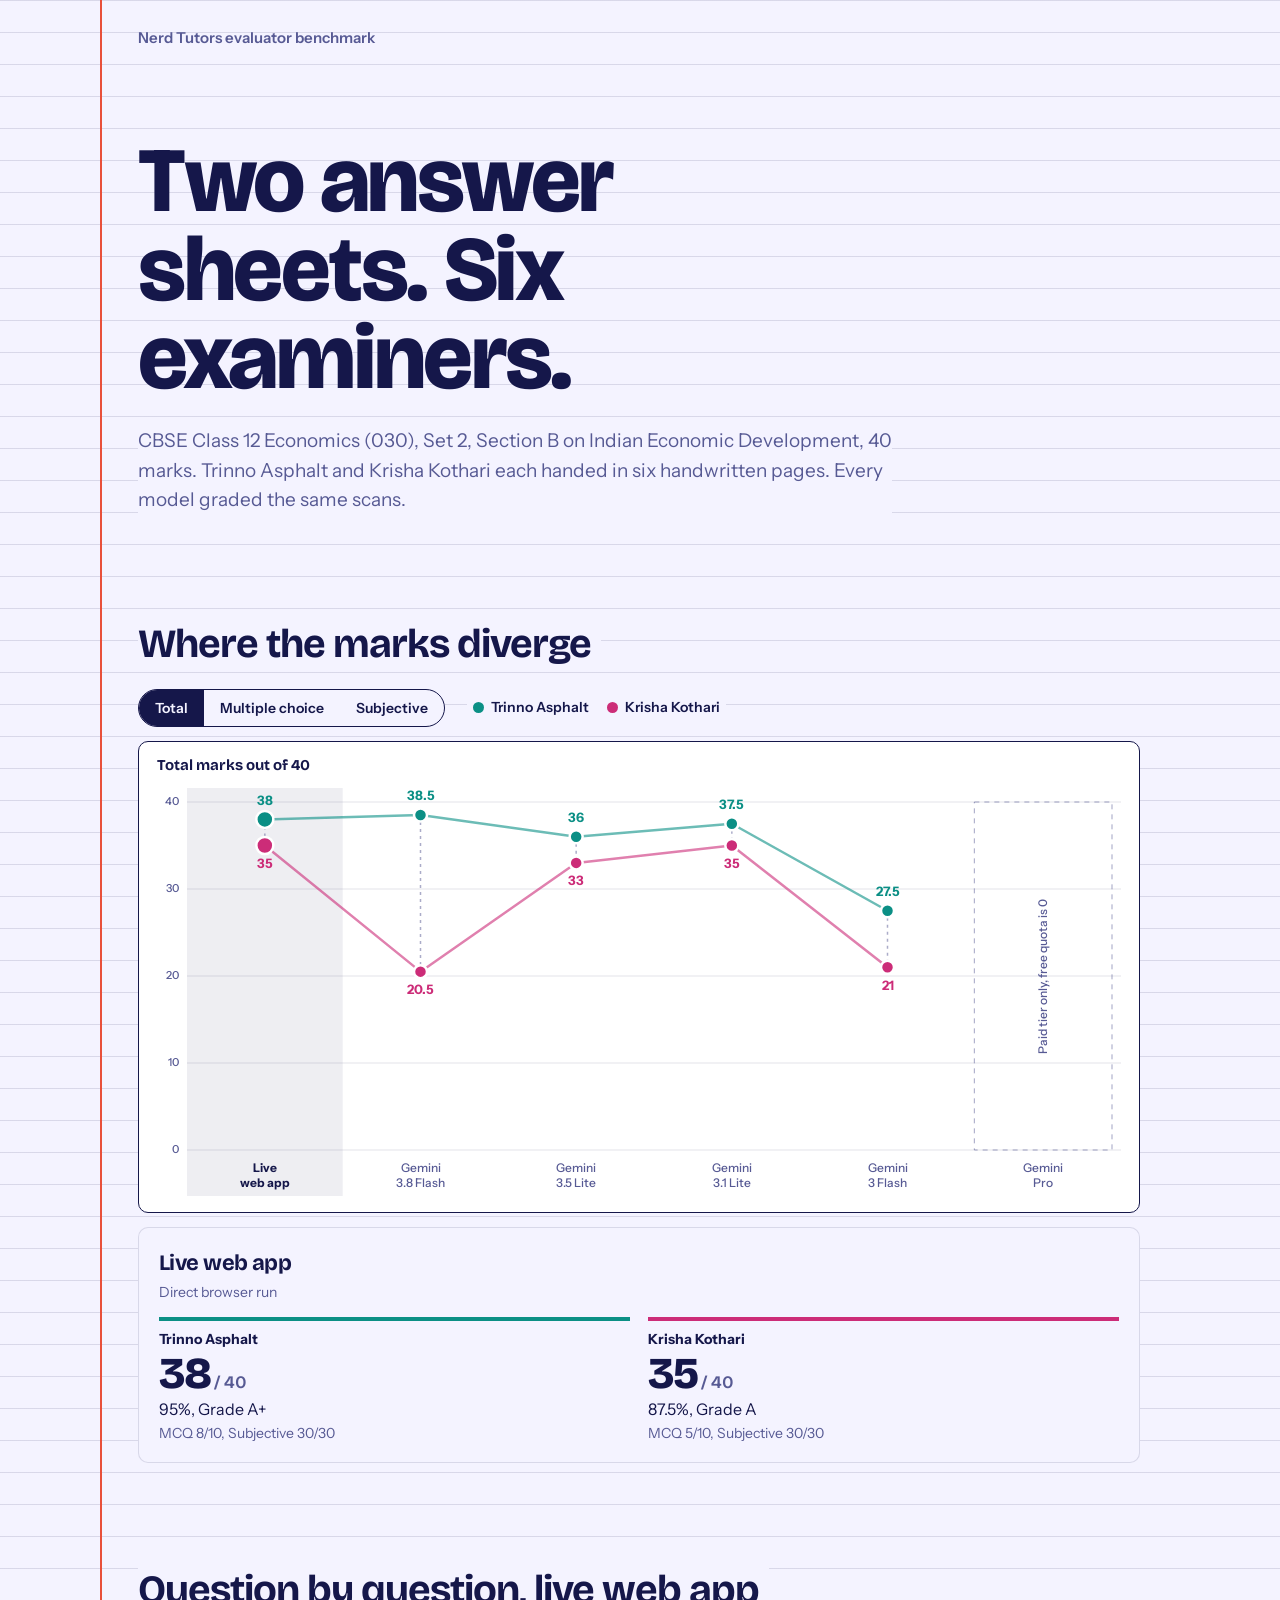
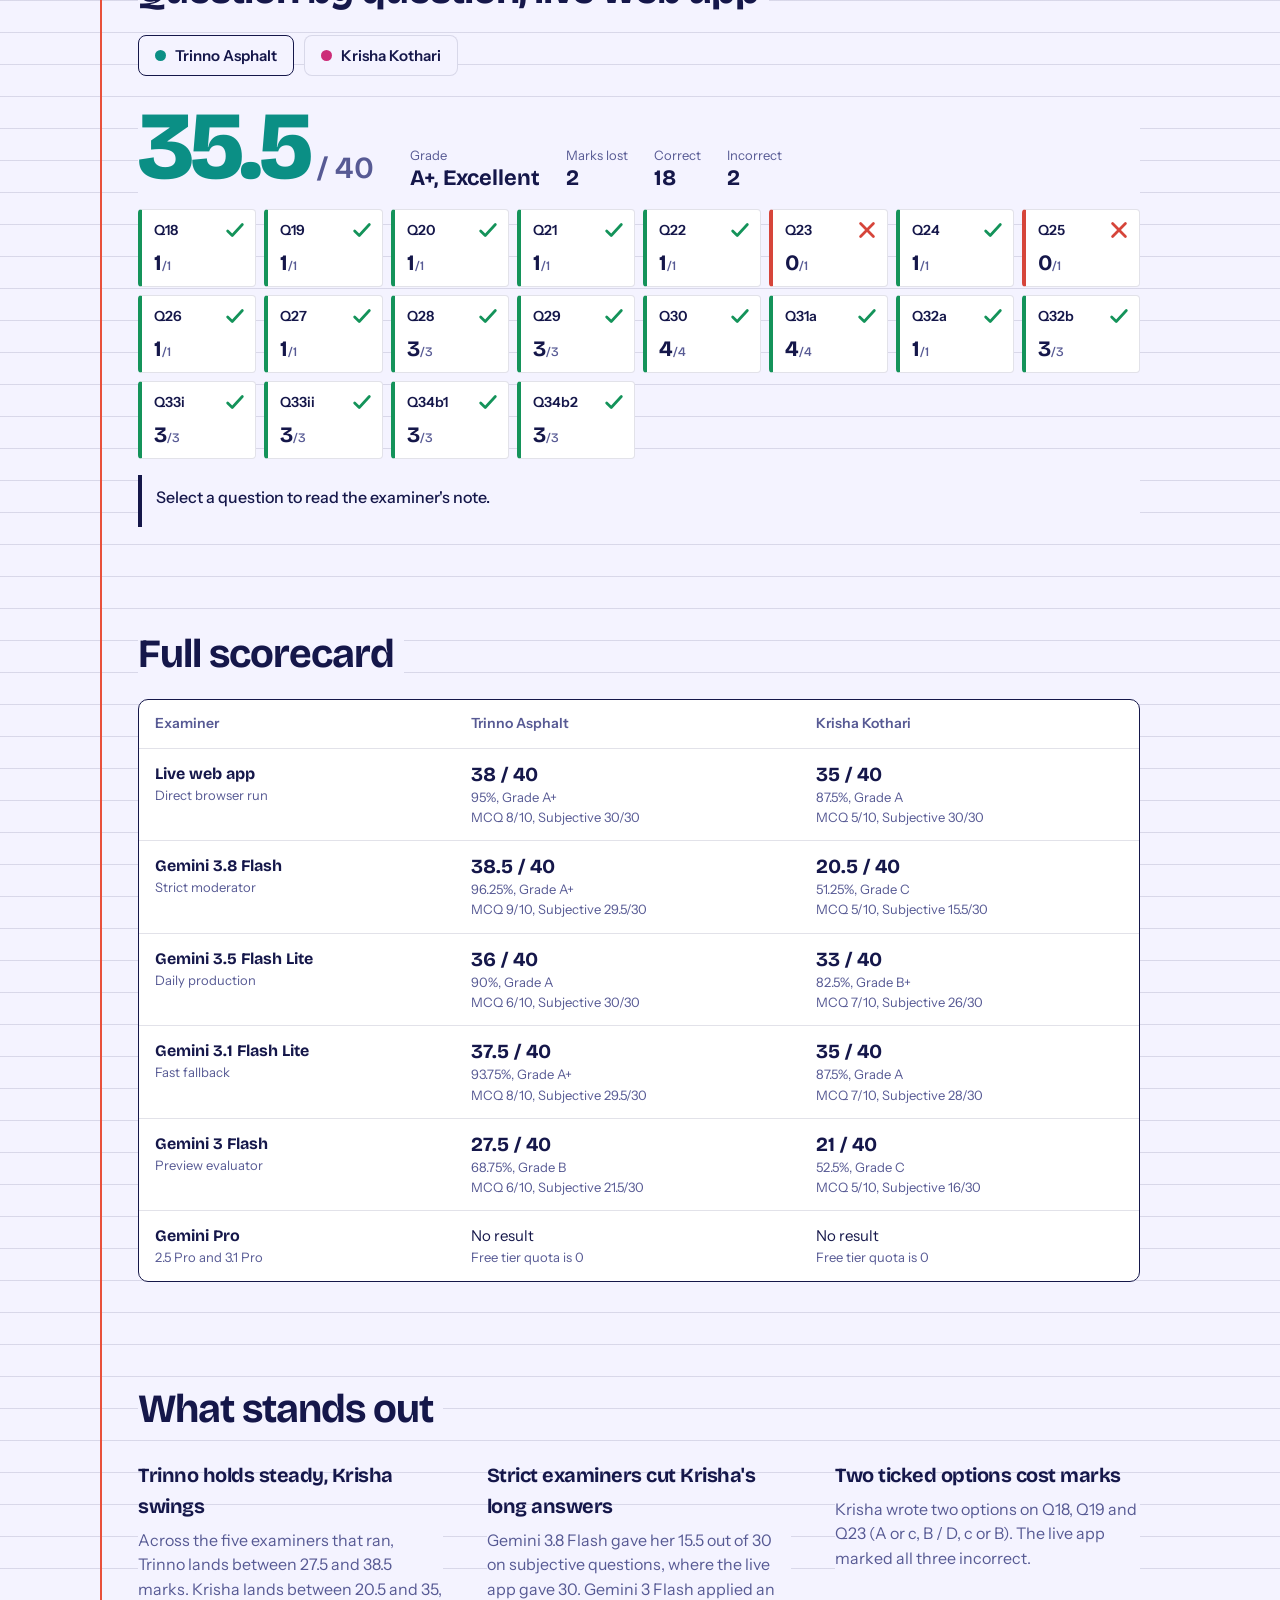
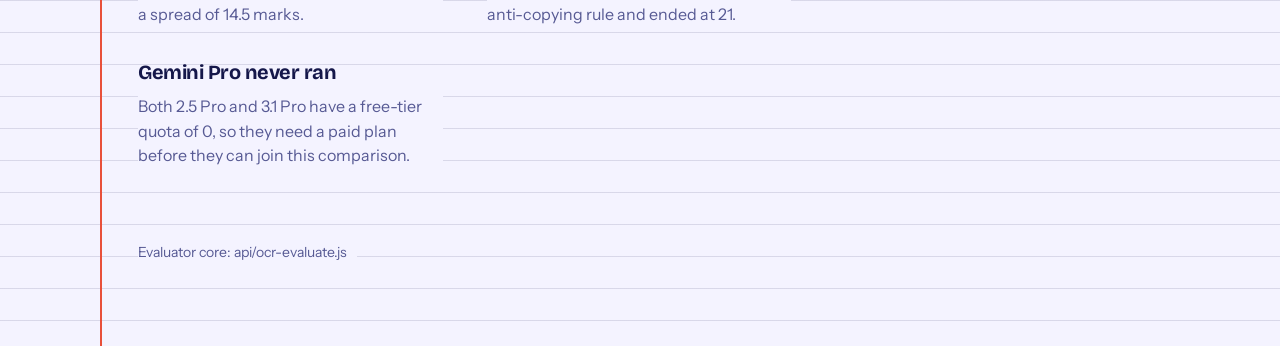
<file: benchmark.html>
<!doctype html>
<html lang="en">
<head>
<meta charset="utf-8">
<meta name="viewport" content="width=device-width, initial-scale=1, viewport-fit=cover">
<title>Two answer sheets, six examiners | Nerd Tutors benchmark</title>
<link rel="preconnect" href="https://fonts.googleapis.com">
<link rel="preconnect" href="https://fonts.gstatic.com" crossorigin>
<link href="https://fonts.googleapis.com/css2?family=Bricolage+Grotesque:opsz,wght@12..96,500;12..96,700;12..96,800&family=Instrument+Sans:wght@400;500;600&display=swap" rel="stylesheet">
<style>
:root{--bg:#F4F3FF;--ink:#15174A;--muted:#575A94;--line:rgba(21,23,74,.12);--panel:#FFFFFF;--a:#0B8F85;--b:#CC2C78;--ok:#14935A;--bad:#D6453A;--margin:#E8503A;
box-sizing:border-box;padding-top:env(safe-area-inset-top,0px);padding-bottom:env(safe-area-inset-bottom,0px)}
@media (prefers-color-scheme:dark){:root:not([data-theme="light"]){--bg:#13154A;--ink:#EEEDFF;--muted:#A0A3DA;--line:rgba(238,237,255,.12);--panel:#1B1E63;--a:#4FE0D2;--b:#FF8FC2;--ok:#6EE7A0;--bad:#FF7A6E;--margin:#FF8A70}}
:root[data-theme="dark"]{--bg:#13154A;--ink:#EEEDFF;--muted:#A0A3DA;--line:rgba(238,237,255,.12);--panel:#1B1E63;--a:#4FE0D2;--b:#FF8FC2;--ok:#6EE7A0;--bad:#FF7A6E;--margin:#FF8A70}
html{scroll-padding-top:env(safe-area-inset-top,0px)}
*{box-sizing:border-box}
body{margin:0;background-color:var(--bg);color:var(--ink);font:400 16px/1.55 "Instrument Sans",system-ui,sans-serif;
background-image:linear-gradient(var(--line) 1px,transparent 1px);background-size:100% 32px;-webkit-font-smoothing:antialiased}
.sheet{max-width:1080px;margin:0 auto 0 max(14px,calc(50% - 540px));padding:0 clamp(16px,4vw,40px) 80px clamp(18px,3vw,36px);border-left:2px solid var(--margin);background:linear-gradient(90deg,var(--bg) 0,transparent 0)}
h1,h2,h3{font-family:"Bricolage Grotesque","Instrument Sans",system-ui,sans-serif;margin:0;letter-spacing:-.025em}
h1{font-size:clamp(40px,8.2vw,92px);line-height:.96;font-weight:800;max-width:11ch;padding-top:clamp(40px,8vw,88px)}
h2{font-size:clamp(26px,4.2vw,40px);line-height:1.05;font-weight:700}
.lede{max-width:58ch;color:var(--muted);font-size:clamp(16px,2vw,19px);margin:22px 0 0;background:var(--bg);padding:2px 0}
.brand{font-weight:600;font-size:15px;padding-top:26px;color:var(--muted)}
section{margin-top:clamp(56px,9vw,104px)}
.hd{background:var(--bg);display:inline-block;padding:2px 10px 2px 0}
.ctrl{display:flex;flex-wrap:wrap;gap:14px 22px;align-items:center;margin:22px 0 14px}
.seg{display:inline-flex;border:1.5px solid var(--ink);border-radius:999px;overflow:hidden;background:var(--bg)}
.seg button{font:600 14px "Instrument Sans",sans-serif;color:var(--ink);background:none;border:0;padding:9px 16px;cursor:pointer;transition:background .25s,color .25s}
.seg button[aria-pressed="true"]{background:var(--ink);color:var(--bg)}
button:focus-visible,canvas:focus-visible{outline:3px solid var(--b);outline-offset:2px}
.leg{display:flex;gap:18px;font-weight:600;font-size:14px;background:var(--bg);padding:2px 6px}
.leg i{display:inline-block;width:11px;height:11px;border-radius:50%;margin-right:7px;vertical-align:-1px}
.stage{background:var(--panel);border:1.5px solid var(--ink);border-radius:10px;padding:14px 8px 8px}
#ct{font:700 15px "Bricolage Grotesque",sans-serif;margin:0 0 0 10px}
canvas{display:block;width:100%;height:clamp(330px,50vw,430px);touch-action:pan-y;cursor:crosshair}
#ro{margin-top:14px;background:var(--bg);border:1.5px solid var(--line);border-radius:10px;padding:18px 20px;min-height:170px}
#ro h3{font-size:22px;font-weight:700}.role{margin:2px 0 14px;color:var(--muted);font-size:14px}
.pair{display:grid;grid-template-columns:1fr 1fr;gap:18px}
.pair>div{border-top:4px solid var(--c);padding-top:8px;display:flex;flex-direction:column;gap:1px}
.pair .A{--c:var(--a)}.pair .B{--c:var(--b)}
.pair b{font-size:14px}.big{font:800 clamp(30px,5vw,44px)/1 "Bricolage Grotesque",sans-serif;letter-spacing:-.03em}
.big small{font-size:.4em;font-weight:600;color:var(--muted);letter-spacing:0}
.sub{color:var(--muted);font-size:14px}.none{margin:0;font-weight:500}
.tab{display:flex;gap:10px;flex-wrap:wrap;margin:22px 0}
.tab button{display:flex;align-items:center;gap:9px;font:600 15px "Instrument Sans",sans-serif;color:var(--ink);background:var(--bg);border:1.5px solid var(--line);border-radius:8px;padding:10px 16px;cursor:pointer;transition:border-color .2s}
.tab button i{width:11px;height:11px;border-radius:50%;background:var(--c)}
.tab button[aria-pressed="true"]{border-color:var(--ink)}
#sum{display:flex;flex-wrap:wrap;align-items:flex-end;gap:14px 36px;background:var(--bg);padding:6px 0 18px}
#sum .score{font:800 clamp(56px,10vw,96px)/.9 "Bricolage Grotesque",sans-serif;letter-spacing:-.04em;color:var(--c)}
#sum .score small{font-size:.32em;color:var(--muted);letter-spacing:0;font-weight:600}
#sum dl{display:flex;gap:26px;margin:0;flex-wrap:wrap}#sum dt{font-size:13px;color:var(--muted)}#sum dd{margin:0;font:700 22px "Bricolage Grotesque",sans-serif}
#grid{display:grid;grid-template-columns:repeat(auto-fill,minmax(106px,1fr));gap:8px}
.cell{--st:var(--ok);position:relative;text-align:left;background:var(--panel);border:1px solid var(--line);border-left:4px solid var(--st);border-radius:4px;padding:10px 10px 10px 12px;color:var(--ink);font:inherit;cursor:pointer;min-height:78px;display:flex;flex-direction:column;justify-content:space-between}
.cell.bad{--st:var(--bad)}.cell.on{outline:2px solid var(--ink)}
.q{font-weight:600;font-size:14px}.m{font:700 22px "Bricolage Grotesque",sans-serif}.m small{font-size:13px;color:var(--muted);font-weight:500}
.cell svg{position:absolute;top:9px;right:9px;width:22px;height:22px;fill:none;stroke:var(--st);stroke-width:3;stroke-linecap:round;stroke-linejoin:round}
.cell path{stroke-dasharray:1;stroke-dashoffset:1;animation:pen .45s ease-out forwards;animation-delay:calc(var(--i)*45ms + 150ms)}
@keyframes pen{to{stroke-dashoffset:0}}
#det{margin:16px 0 0;min-height:52px;background:var(--bg);padding:10px 14px;border-left:4px solid var(--ink);font-weight:500}
.tw{overflow-x:auto;margin-top:22px;background:var(--panel);border:1.5px solid var(--ink);border-radius:10px}
table{border-collapse:collapse;width:100%;min-width:620px;font-size:15px}
th,td{text-align:left;padding:13px 16px;border-bottom:1px solid var(--line);vertical-align:top}
tr:last-child td{border-bottom:0}th{font-weight:600;color:var(--muted);font-size:14px}
td b{font:700 20px "Bricolage Grotesque",sans-serif}td span{display:block;color:var(--muted);font-size:13px}
.find{display:grid;grid-template-columns:repeat(auto-fit,minmax(min(100%,300px),1fr));gap:30px 44px;margin-top:28px}
.find h3{font-size:20px;font-weight:700;margin-bottom:6px}.find p{margin:0;color:var(--muted);background:var(--bg)}
footer{margin-top:72px;color:var(--muted);font-size:14px;background:var(--bg);display:inline-block;padding:2px 10px 2px 0}
@media (max-width:560px){.pair{gap:12px}#ro{padding:14px}}
@media (prefers-reduced-motion:reduce){.cell path{animation:none;stroke-dashoffset:0}}
@media print{
  body{background:#fff;color:#000;background-image:none}
  .sheet{border-left:none;padding:0;max-width:100%}
  .stage,table,.tw{border:1px solid #ccc}
  .seg,.tab button{display:none}
}
</style>
</head>
<body>
<main class="sheet">
<div class="brand">Nerd Tutors evaluator benchmark</div>
<h1>Two answer sheets. Six examiners.</h1>
<p class="lede">CBSE Class 12 Economics (030), Set 2, Section B on Indian Economic Development, 40 marks. Trinno Asphalt and Krisha Kothari each handed in six handwritten pages. Every model graded the same scans.</p>

<section aria-labelledby="h-chart">
<h2 id="h-chart"><span class="hd">Where the marks diverge</span></h2>
<div class="ctrl">
<div class="seg" role="group" aria-label="Score type">
<button data-m="t" aria-pressed="true">Total</button><button data-m="m" aria-pressed="false">Multiple choice</button><button data-m="s" aria-pressed="false">Subjective</button>
</div>
<div class="leg"><span><i style="background:var(--a)"></i>Trinno Asphalt</span><span><i style="background:var(--b)"></i>Krisha Kothari</span></div>
</div>
<div class="stage"><p id="ct">Total marks out of 40</p>
<canvas id="cv" tabindex="0" role="img" aria-label="Chart of marks given to each candidate by each examiner. Use left and right arrow keys to move between examiners."></canvas></div>
<div id="ro" aria-live="polite"></div>
</section>

<section aria-labelledby="h-sheet">
<h2 id="h-sheet"><span class="hd">Question by question, live web app</span></h2>
<div class="tab" role="group" aria-label="Candidate">
<button data-c="A" aria-pressed="true" style="--c:var(--a)"><i></i>Trinno Asphalt</button>
<button data-c="B" aria-pressed="false" style="--c:var(--b)"><i></i>Krisha Kothari</button>
</div>
<div id="sum"></div>
<div id="grid"></div>
<p id="det">Select a question to read the examiner's note.</p>
</section>

<section aria-labelledby="h-table">
<h2 id="h-table"><span class="hd">Full scorecard</span></h2>
<div class="tw"><table id="tb"></table></div>
</section>

<section aria-labelledby="h-find">
<h2 id="h-find"><span class="hd">What stands out</span></h2>
<div class="find">
<div><h3>Trinno holds steady, Krisha swings</h3><p>Across the five examiners that ran, Trinno lands between 27.5 and 38.5 marks. Krisha lands between 20.5 and 35, a spread of 14.5 marks.</p></div>
<div><h3>Strict examiners cut Krisha's long answers</h3><p>Gemini 3.8 Flash gave her 15.5 out of 30 on subjective questions, where the live app gave 30. Gemini 3 Flash applied an anti-copying rule and ended at 21.</p></div>
<div><h3>Two ticked options cost marks</h3><p>Krisha wrote two options on Q18, Q19 and Q23 (A or c, B / D, c or B). The live app marked all three incorrect.</p></div>
<div><h3>Gemini Pro never ran</h3><p>Both 2.5 Pro and 3.1 Pro have a free-tier quota of 0, so they need a paid plan before they can join this comparison.</p></div>
</div>
</section>
<footer>Evaluator core: api/ocr-evaluate.js</footer>
</main>

<script>
const NAME={A:'Trinno Asphalt',B:'Krisha Kothari'};
const D=[
{n:'Live web app',s:'Direct browser run',A:{t:38,m:8,s:30,g:'A+',p:95},B:{t:35,m:5,s:30,g:'A',p:87.5}},
{n:'Gemini 3.8 Flash',s:'Strict moderator',A:{t:38.5,m:9,s:29.5,g:'A+',p:96.25},B:{t:20.5,m:5,s:15.5,g:'C',p:51.25}},
{n:'Gemini 3.5 Flash Lite',s:'Daily production',A:{t:36,m:6,s:30,g:'A',p:90},B:{t:33,m:7,s:26,g:'B+',p:82.5}},
{n:'Gemini 3.1 Flash Lite',s:'Fast fallback',A:{t:37.5,m:8,s:29.5,g:'A+',p:93.75},B:{t:35,m:7,s:28,g:'A',p:87.5}},
{n:'Gemini 3 Flash',s:'Preview evaluator',A:{t:27.5,m:6,s:21.5,g:'B',p:68.75,note:'Strict off-topic override'},B:{t:21,m:5,s:16,g:'C',p:52.5,note:'Strict anti-copying'}},
{n:'Gemini Pro',s:'2.5 Pro and 3.1 Pro',x:1}];
const SHORT=[['Live','web app'],['Gemini','3.8 Flash'],['Gemini','3.5 Lite'],['Gemini','3.1 Lite'],['Gemini','3 Flash'],['Gemini','Pro']];
const MET={t:{max:40,ticks:[0,10,20,30,40],title:'Total marks out of 40'},m:{max:10,ticks:[0,2,4,6,8,10],title:'Multiple choice marks out of 10'},s:{max:30,ticks:[0,10,20,30],title:'Subjective marks out of 30'}};
const $=s=>document.querySelector(s);
const css=n=>getComputedStyle(document.documentElement).getPropertyValue(n).trim();
const fmt=v=>Number.isInteger(v)?v:v.toFixed(1);
const reduce=matchMedia('(prefers-reduced-motion: reduce)').matches;

/* ---------- chart ---------- */
const cv=$('#cv'),cx=cv.getContext('2d');
let W=0,H=0,dpr=1,met='t',sel=0,dirty=true,prog=reduce?1:0,t0=null,last=0;
const cur={A:[],B:[]};
const tgt=(c,i)=>{const v=D[i][c][met];return v==null?null:v/MET[met].max};
for(const c of['A','B'])for(let i=0;i<5;i++)cur[c][i]=tgt(c,i);
function size(){dpr=Math.min(devicePixelRatio||1,2);const r=cv.getBoundingClientRect();W=r.width;H=r.height;cv.width=Math.round(W*dpr);cv.height=Math.round(H*dpr);dirty=true}
function step(dt){let mv=false;for(const c of['A','B'])for(let i=0;i<5;i++){const t=tgt(c,i);if(t==null){cur[c][i]=null;continue}const v=cur[c][i];if(v==null){cur[c][i]=t;mv=true;continue}const d=t-v;if(Math.abs(d)>.0005){cur[c][i]=reduce?t:v+d*(1-Math.exp(-dt*10));mv=true}else cur[c][i]=t}return mv}
function draw(p){
 if(!W)return;
 const ink=css('--ink'),mut=css('--muted'),line=css('--line'),bg=css('--panel'),ca=css('--a'),cb=css('--b');
 cx.setTransform(dpr,0,0,dpr,0,0);cx.clearRect(0,0,W,H);
 const pl=40,pr=10,pt=28,pb=54,cw=(W-pl-pr)/6,ph=H-pt-pb,M=MET[met];
 const X=i=>pl+cw*(i+.5),Y=f=>pt+(1-f)*ph,clipX=pl+p*(W-pl-pr)+2;
 cx.globalAlpha=.07;cx.fillStyle=ink;cx.fillRect(pl+cw*sel,pt-14,cw,ph+14+pb-8);cx.globalAlpha=1;
 cx.font='500 11px "Instrument Sans",system-ui,sans-serif';cx.textAlign='right';cx.textBaseline='middle';
 for(const t of M.ticks){const y=Y(t/M.max);cx.strokeStyle=line;cx.lineWidth=1;cx.setLineDash([]);cx.beginPath();cx.moveTo(pl,y);cx.lineTo(W-pr,y);cx.stroke();cx.fillStyle=mut;cx.fillText(t,pl-8,y)}
 cx.setLineDash([5,5]);cx.strokeStyle=mut;cx.globalAlpha=.55;cx.strokeRect(pl+cw*5+9,pt,cw-18,ph);cx.globalAlpha=1;cx.setLineDash([]);
 cx.save();cx.translate(X(5),pt+ph/2);cx.rotate(-Math.PI/2);cx.textAlign='center';cx.fillStyle=mut;cx.font='500 12px "Instrument Sans",system-ui,sans-serif';cx.fillText('Paid tier only, free quota is 0',0,0);cx.restore();
 const fs=cw<58?10:12;cx.textAlign='center';cx.textBaseline='alphabetic';
 for(let i=0;i<6;i++){cx.font=(i===sel?'700 ':'500 ')+fs+'px "Instrument Sans",system-ui,sans-serif';cx.fillStyle=i===sel?ink:mut;cx.fillText(SHORT[i][0],X(i),H-pb+22);cx.fillText(SHORT[i][1],X(i),H-pb+22+fs+3)}
 for(let i=0;i<5;i++){const a=cur.A[i],b=cur.B[i];if(a!=null&&b!=null&&X(i)<=clipX){cx.setLineDash([3,4]);cx.strokeStyle=mut;cx.globalAlpha=.5;cx.lineWidth=1.5;cx.beginPath();cx.moveTo(X(i),Y(a));cx.lineTo(X(i),Y(b));cx.stroke();cx.globalAlpha=1;cx.setLineDash([])}}
 for(const[c,col]of[['B',cb],['A',ca]]){
  cx.save();cx.beginPath();cx.rect(0,0,clipX,H);cx.clip();
  cx.strokeStyle=col;cx.globalAlpha=.6;cx.lineWidth=2.5;cx.lineJoin='round';cx.beginPath();let pen=false;
  for(let i=0;i<5;i++){const v=cur[c][i];if(v==null){pen=false;continue}pen?cx.lineTo(X(i),Y(v)):cx.moveTo(X(i),Y(v));pen=true}
  cx.stroke();cx.restore();cx.globalAlpha=1;
 }
 for(let i=0;i<5;i++){
  if(X(i)>clipX)continue;
  const a=D[i].A[met],b=D[i].B[met];
  for(const[c,col]of[['A',ca],['B',cb]]){
   const f=cur[c][i];if(f==null)continue;const v=D[i][c][met],x=X(i),y=Y(f);
   cx.beginPath();cx.arc(x,y,i===sel?8.5:6.5,0,7);cx.fillStyle=col;cx.fill();cx.lineWidth=2.5;cx.strokeStyle=bg;cx.stroke();
   const other=c==='A'?b:a,up=other==null?true:(c==='A'?a>=b:b>a);
   cx.font='700 13px "Instrument Sans",system-ui,sans-serif';cx.fillStyle=col;cx.textAlign='center';cx.textBaseline=up?'bottom':'top';cx.fillText(fmt(v),x,up?y-12:y+12);
  }
 }
}
function loop(ts){
 const dt=Math.min((ts-last)/1000||0,.05);last=ts;if(t0==null)t0=ts;
 let p=1;if(prog<1){prog=reduce?1:Math.min(1,Math.max(0,(ts-t0-300)/1700));p=1-Math.pow(1-prog,3);dirty=true}
 if(step(dt))dirty=true;
 if(dirty){draw(p);dirty=false}requestAnimationFrame(loop)}
function readout(){
 const m=D[sel];let h=`<h3>${m.n}</h3><p class="role">${m.s}</p>`;
 if(m.x)h+='<p class="none">No result. Gemini Pro needs a paid plan, because the free tier quota is 0.</p>';
 else h+='<div class="pair">'+['A','B'].map(c=>{const r=m[c];const sp=r.m==null?r.note:`MCQ ${fmt(r.m)}/10, Subjective ${fmt(r.s)}/30`;
  return `<div class="${c}"><b>${NAME[c]}</b><span class="big">${fmt(r.t)}<small> / 40</small></span><span>${r.p}%, Grade ${r.g}</span><span class="sub">${sp}</span></div>`}).join('')+'</div>';
 $('#ro').innerHTML=h}
function setSel(i){sel=i;dirty=true;readout()}
function pick(e){const r=cv.getBoundingClientRect();setSel(Math.max(0,Math.min(5,Math.floor((e.clientX-r.left-40)/((r.width-50)/6)))))}
cv.addEventListener('pointermove',pick);cv.addEventListener('pointerdown',pick);
cv.addEventListener('keydown',e=>{if(e.key==='ArrowRight')setSel(Math.min(5,sel+1));else if(e.key==='ArrowLeft')setSel(Math.max(0,sel-1));else return;e.preventDefault()});
document.querySelectorAll('.seg button').forEach(b=>b.onclick=()=>{met=b.dataset.m;document.querySelectorAll('.seg button').forEach(x=>x.setAttribute('aria-pressed',x===b));$('#ct').textContent=MET[met].title;dirty=true});
addEventListener('resize',size);new ResizeObserver(size).observe(cv);
matchMedia('(prefers-color-scheme: dark)').addEventListener('change',()=>dirty=true);
new MutationObserver(()=>dirty=true).observe(document.documentElement,{attributes:true,attributeFilter:['data-theme']});
if(document.fonts)document.fonts.ready.then(()=>dirty=true);
size();readout();requestAnimationFrame(loop);

/* ---------- marksheet ---------- */
const K='Option matched key',TICK='M4 13l5 5L20 6',CROSS='M5 5l14 14M19 5L5 19',CB='Evaluated as full marks (composite block)';
const Q={
A:{score:38,grade:'A+',perf:'Excellent',lost:2,ok:18,bad:2,rows:[
['Q18',1,1,K],['Q19',1,1,K],['Q20',1,1,K],['Q21',1,1,K],['Q22',1,1,K],['Q23',1,0,'Wrote option (ii) instead of key (iv)'],['Q24',1,1,K],['Q25',1,0,'Unattempted, skipped in booklet'],['Q26',1,1,K],['Q27',1,1,K],
['Q28',3,3,'Full marks on IPR 1956'],['Q29',3,3,'Full marks on China vs India reforms'],['Q30',4,4,'Full marks on Small Scale Industries'],['Q31a',4,4,'Full marks on rural banking and SHGs'],['Q32a',1,1,'Full marks on human capital definition'],['Q32b',3,3,'Full marks on education and health'],['Q33i',3,3,'Full marks on sustainable development'],['Q33ii',3,3,'Full marks on economic planning'],['Q34b1',3,3,'Full marks on demographic indicators'],['Q34b2',3,3,'Full marks on fertility and mortality data']]},
B:{score:35,grade:'A',perf:'Very Good',lost:5,ok:12,bad:5,rows:[
['Q18',1,0,'Ambiguous dual option written (A or c)'],['Q19',1,0,'Ambiguous dual option written (B / D)'],['Q20',1,1,K],['Q21',1,1,K],['Q22',1,1,K],['Q23',1,0,'Ambiguous dual option written (c or B)'],['Q24',1,1,K],['Q25',1,0,'Key mismatch'],['Q26',1,0,'Key mismatch'],['Q27',1,1,K],
['Q28',3,3,'Evaluated as full marks'],['Q29',3,3,'Evaluated as full marks'],['Q30',4,4,'Evaluated as full marks'],['Q31',4,4,CB],['Q32',4,4,CB],['Q33',6,6,CB],['Q34',6,6,CB]]}};
let cc='A',cnt=0;
function sheet(c){
 cc=c;const d=Q[c];
 document.querySelectorAll('.tab button').forEach(b=>b.setAttribute('aria-pressed',b.dataset.c===c));
 $('#sum').style.setProperty('--c',c==='A'?'var(--a)':'var(--b)');
 $('#sum').innerHTML=`<div class="score"><span id="n">0</span><small> / 40</small></div><dl><div><dt>Grade</dt><dd>${d.grade}, ${d.perf}</dd></div><div><dt>Marks lost</dt><dd>${d.lost}</dd></div><div><dt>Correct</dt><dd>${d.ok}</dd></div><div><dt>Incorrect</dt><dd>${d.bad}</dd></div></dl>`;
 $('#grid').innerHTML=d.rows.map((r,i)=>{const ok=r[2]>=r[1];return `<button class="cell ${ok?'':'bad'}" style="--i:${i}" data-i="${i}"><span class="q">${r[0]}</span><span class="m">${fmt(r[2])}<small>/${r[1]}</small></span><svg viewBox="0 0 24 24" aria-hidden="true"><path pathLength="1" d="${ok?TICK:CROSS}"/></svg></button>`}).join('');
 $('#det').textContent=c==='B'?'Select a question to read the examiner\'s note. Q31 to Q34 were graded as composite blocks.':'Select a question to read the examiner\'s note.';
 const id=++cnt,t=performance.now();
 (function f(now){if(id!==cnt)return;const k=reduce?1:Math.min(1,(now-t)/1000),e=1-Math.pow(1-k,3);$('#n').textContent=fmt(Math.round(d.score*e*2)/2);if(k<1)requestAnimationFrame(f)})(t);
}
$('#grid').addEventListener('click',e=>{const b=e.target.closest('.cell');if(!b)return;const r=Q[cc].rows[b.dataset.i];
 document.querySelectorAll('.cell').forEach(x=>x.classList.toggle('on',x===b));
 $('#det').textContent=`${r[0]}: ${fmt(r[2])} of ${r[1]}. ${r[3]}.`});
document.querySelectorAll('.tab button').forEach(b=>b.onclick=()=>sheet(b.dataset.c));
new IntersectionObserver((en,o)=>{if(en[0].isIntersecting){sheet('A');o.disconnect()}},{threshold:.15}).observe($('#sum'));

/* ---------- table ---------- */
$('#tb').innerHTML='<thead><tr><th>Examiner</th><th>Trinno Asphalt</th><th>Krisha Kothari</th></tr></thead><tbody>'+D.map(m=>{
 const cell=c=>{if(m.x)return '<td>No result<span>Free tier quota is 0</span></td>';const r=m[c];return `<td><b>${fmt(r.t)} / 40</b><span>${r.p}%, Grade ${r.g}</span><span>${r.m==null?r.note:`MCQ ${fmt(r.m)}/10, Subjective ${fmt(r.s)}/30`}</span></td>`};
 return `<tr><td><b style="font-size:16px">${m.n}</b><span>${m.s}</span></td>${cell('A')}${cell('B')}</tr>`}).join('')+'</tbody>';
</script>
</body>
</html>
</file>
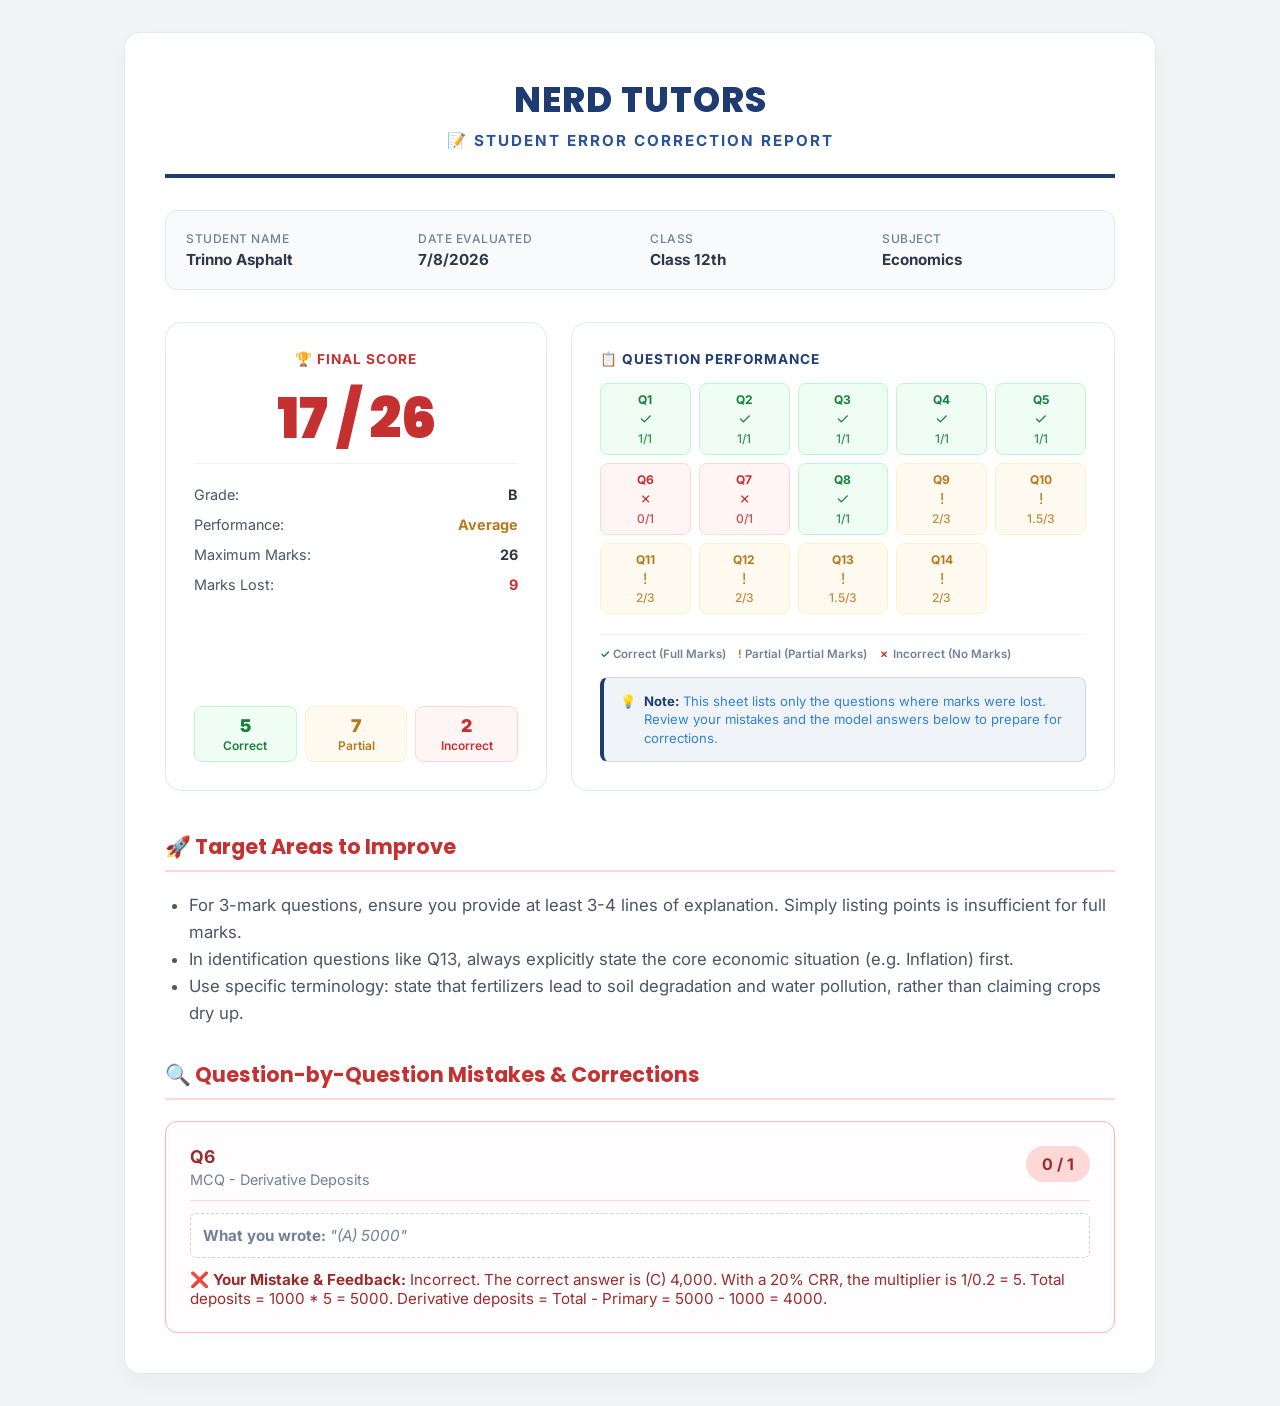
<file: sample-summary.html>
<!DOCTYPE html>
<html lang="en">
<head>
    <meta charset="UTF-8">
    <meta name="viewport" content="width=device-width, initial-scale=1.0">
    <title>Sample Report Summary Preview</title>
    <link href="https://fonts.googleapis.com/css2?family=Inter:wght@400;500;600;700;800;900&family=Poppins:wght@600;700;800;900&display=swap" rel="stylesheet">
    <style>
        :root {
            --primary: #c53030;
            --primary-light: #fff5f5;
            --primary-border: #fed7d7;
            --success: #15803d;
            --success-light: #f0fdf4;
            --success-border: #bbf7d0;
            --warning: #b7791f;
            --warning-light: #fffaf0;
            --warning-border: #fef3c7;
            --neutral-dark: #2d3748;
            --neutral-light: #f8fafc;
            --neutral-border: #e2e8f0;
            --info-blue: #1e3c72;
            --info-light: #f0f4f8;
            --info-border: #d0d7de;
        }

        body {
            font-family: 'Inter', sans-serif;
            background-color: #f3f4f6;
            margin: 0;
            padding: 2rem;
            color: var(--neutral-dark);
            display: flex;
            justify-content: center;
            align-items: center;
            min-height: 100vh;
        }

        .preview-card {
            background: #ffffff;
            border-radius: 16px;
            box-shadow: 0 10px 30px rgba(0, 0, 0, 0.04);
            max-width: 950px;
            width: 100%;
            padding: 2.5rem;
            border: 1px solid var(--neutral-border);
        }

        /* Header Style (Clean blue theme) */
        .header {
            text-align: center;
            border-bottom: 4px solid var(--info-blue);
            padding-bottom: 1.5rem;
            margin-bottom: 2rem;
        }

        .header h1 {
            font-family: 'Poppins', sans-serif;
            color: var(--info-blue);
            margin: 0;
            font-size: 2.2rem;
            font-weight: 800;
            letter-spacing: 1px;
        }

        .header p {
            margin: 5px 0 0 0;
            color: #2a5298;
            text-transform: uppercase;
            font-size: 0.95rem;
            letter-spacing: 2px;
            font-weight: 700;
        }

        /* Student Metadata Header Box */
        .student-meta {
            display: grid;
            grid-template-columns: repeat(4, 1fr);
            gap: 1.25rem;
            background: var(--neutral-light);
            border: 1px solid var(--neutral-border);
            padding: 1.25rem;
            border-radius: 12px;
            margin-bottom: 2rem;
        }

        .meta-item {
            font-size: 0.9rem;
            display: flex;
            flex-direction: column;
            gap: 0.25rem;
        }

        .meta-item span.label {
            font-weight: 500;
            color: #718096;
            font-size: 0.75rem;
            text-transform: uppercase;
            letter-spacing: 0.5px;
        }

        .meta-item span.value {
            font-weight: 700;
            color: #2d3748;
            font-size: 0.95rem;
        }

        /* Split Section Layout */
        .dashboard-split {
            display: flex;
            gap: 1.5rem;
            margin-bottom: 2.5rem;
            align-items: stretch;
        }

        @media (max-width: 768px) {
            .dashboard-split {
                flex-direction: column;
            }
        }

        /* Left Column: Final Score Card */
        .score-card-left {
            flex: 1;
            background: #ffffff;
            border: 1.5px solid var(--neutral-border);
            border-radius: 16px;
            padding: 1.75rem;
            display: flex;
            flex-direction: column;
            align-items: center;
            justify-content: space-between;
            box-shadow: 0 4px 12px rgba(0,0,0,0.01);
        }

        .card-header-title {
            display: flex;
            align-items: center;
            gap: 0.4rem;
            font-weight: 700;
            font-size: 0.85rem;
            color: var(--primary);
            text-transform: uppercase;
            letter-spacing: 1px;
            margin-bottom: 1rem;
        }

        .score-display-value {
            font-size: 3.5rem;
            font-weight: 900;
            color: var(--primary);
            font-family: 'Poppins', sans-serif;
            line-height: 1;
            margin: 0.5rem 0 1rem 0;
            text-align: center;
        }

        .score-stats-list {
            width: 100%;
            border-top: 1px solid #edf2f7;
            padding-top: 1rem;
            margin-bottom: 1.25rem;
        }

        .score-stat-row {
            display: flex;
            justify-content: space-between;
            align-items: center;
            padding: 0.4rem 0;
            font-size: 0.9rem;
            color: #4a5568;
        }

        .score-stat-row strong {
            color: #2d3748;
        }

        .badge-counts-row {
            display: flex;
            gap: 0.5rem;
            width: 100%;
            justify-content: space-between;
            margin-top: auto;
        }

        .badge-count-box {
            flex: 1;
            display: flex;
            flex-direction: column;
            align-items: center;
            padding: 0.5rem 0.25rem;
            border-radius: 8px;
            font-size: 0.75rem;
            font-weight: 600;
            text-align: center;
        }

        .badge-count-box.box-correct {
            background-color: var(--success-light);
            border: 1px solid var(--success-border);
            color: var(--success);
        }

        .badge-count-box.box-partial {
            background-color: var(--warning-light);
            border: 1px solid var(--warning-border);
            color: var(--warning);
        }

        .badge-count-box.box-incorrect {
            background-color: var(--primary-light);
            border: 1px solid var(--primary-border);
            color: var(--primary);
        }

        .badge-count-num {
            font-size: 1.1rem;
            font-weight: 900;
            margin-bottom: 0.1rem;
        }

        /* Right Column: Question Performance Grid */
        .perf-card-right {
            flex: 1.5;
            background: #ffffff;
            border: 1.5px solid var(--neutral-border);
            border-radius: 16px;
            padding: 1.75rem;
            box-shadow: 0 4px 12px rgba(0,0,0,0.01);
            display: flex;
            flex-direction: column;
        }

        .perf-grid-container {
            display: grid;
            grid-template-columns: repeat(5, 1fr);
            gap: 0.5rem;
            margin-bottom: 1.25rem;
        }

        @media (max-width: 500px) {
            .perf-grid-container {
                grid-template-columns: repeat(3, 1fr);
            }
        }

        .perf-badge {
            display: flex;
            flex-direction: column;
            align-items: center;
            justify-content: center;
            border-radius: 8px;
            border: 1px solid transparent;
            padding: 0.5rem 0.25rem;
            font-size: 0.75rem;
            transition: all 0.2s ease;
        }

        .perf-badge.correct {
            background-color: var(--success-light);
            border-color: var(--success-border);
            color: var(--success);
        }

        .perf-badge.partial {
            background-color: var(--warning-light);
            border-color: var(--warning-border);
            color: var(--warning);
        }

        .perf-badge.incorrect {
            background-color: var(--primary-light);
            border-color: var(--primary-border);
            color: var(--primary);
        }

        .perf-badge-qnum {
            font-weight: 700;
            margin-bottom: 0.15rem;
        }

        .perf-badge-icon {
            font-size: 0.95rem;
            margin-bottom: 0.15rem;
        }

        .perf-badge-score {
            font-weight: 500;
            opacity: 0.85;
        }

        .legend-row {
            display: flex;
            gap: 0.75rem;
            font-size: 0.72rem;
            font-weight: 600;
            color: #718096;
            margin-top: auto;
            border-top: 1px solid #edf2f7;
            padding-top: 0.75rem;
            flex-wrap: wrap;
        }

        .legend-item {
            display: flex;
            align-items: center;
            gap: 0.2rem;
        }

        /* Note Info Box */
        .info-note-box {
            background-color: var(--info-light);
            border: 1px solid var(--info-border);
            border-left: 4px solid var(--info-blue);
            border-radius: 8px;
            padding: 0.85rem 1rem;
            font-size: 0.82rem;
            color: #3182ce;
            line-height: 1.4;
            display: flex;
            align-items: flex-start;
            gap: 0.5rem;
            margin-top: 1rem;
        }

        .info-note-box strong {
            color: var(--info-blue);
        }

    </style>
</head>
<body>

    <div class="preview-card">
        <div class="header">
            <h1>NERD TUTORS</h1>
            <p>📝 Student Error Correction Report</p>
        </div>

        <div class="student-meta">
            <div class="meta-item">
                <span class="label">Student Name</span>
                <span class="value">Trinno Asphalt</span>
            </div>
            <div class="meta-item">
                <span class="label">Date Evaluated</span>
                <span class="value">7/8/2026</span>
            </div>
            <div class="meta-item">
                <span class="label">Class</span>
                <span class="value">Class 12th</span>
            </div>
            <div class="meta-item">
                <span class="label">Subject</span>
                <span class="value">Economics</span>
            </div>
        </div>

        <!-- Split Layout Panel -->
        <div class="dashboard-split">
            
            <!-- Left Score Card -->
            <div class="score-card-left">
                <div class="card-header-title">🏆 Final Score</div>
                
                <div class="score-display-value">17 / 26</div>
                
                <div class="score-stats-list">
                    <div class="score-stat-row">
                        <span>Grade:</span>
                        <strong>B</strong>
                    </div>
                    <div class="score-stat-row">
                        <span>Performance:</span>
                        <strong style="color: var(--warning);">Average</strong>
                    </div>
                    <div class="score-stat-row">
                        <span>Maximum Marks:</span>
                        <strong>26</strong>
                    </div>
                    <div class="score-stat-row">
                        <span>Marks Lost:</span>
                        <strong style="color: var(--primary);">9</strong>
                    </div>
                </div>

                <div class="badge-counts-row">
                    <div class="badge-count-box box-correct">
                        <span class="badge-count-num">5</span>
                        <span>Correct</span>
                    </div>
                    <div class="badge-count-box box-partial">
                        <span class="badge-count-num">7</span>
                        <span>Partial</span>
                    </div>
                    <div class="badge-count-box box-incorrect">
                        <span class="badge-count-num">2</span>
                        <span>Incorrect</span>
                    </div>
                </div>
            </div>

            <!-- Right Question Grid Card -->
            <div class="perf-card-right">
                <div class="card-header-title" style="color: var(--info-blue);">📋 Question Performance</div>
                
                <div class="perf-grid-container">
                    <div class="perf-badge correct">
                        <span class="perf-badge-qnum">Q1</span>
                        <span class="perf-badge-icon">✓</span>
                        <span class="perf-badge-score">1/1</span>
                    </div>
                    <div class="perf-badge correct">
                        <span class="perf-badge-qnum">Q2</span>
                        <span class="perf-badge-icon">✓</span>
                        <span class="perf-badge-score">1/1</span>
                    </div>
                    <div class="perf-badge correct">
                        <span class="perf-badge-qnum">Q3</span>
                        <span class="perf-badge-icon">✓</span>
                        <span class="perf-badge-score">1/1</span>
                    </div>
                    <div class="perf-badge correct">
                        <span class="perf-badge-qnum">Q4</span>
                        <span class="perf-badge-icon">✓</span>
                        <span class="perf-badge-score">1/1</span>
                    </div>
                    <div class="perf-badge correct">
                        <span class="perf-badge-qnum">Q5</span>
                        <span class="perf-badge-icon">✓</span>
                        <span class="perf-badge-score">1/1</span>
                    </div>
                    <div class="perf-badge incorrect">
                        <span class="perf-badge-qnum">Q6</span>
                        <span class="perf-badge-icon">✗</span>
                        <span class="perf-badge-score">0/1</span>
                    </div>
                    <div class="perf-badge incorrect">
                        <span class="perf-badge-qnum">Q7</span>
                        <span class="perf-badge-icon">✗</span>
                        <span class="perf-badge-score">0/1</span>
                    </div>
                    <div class="perf-badge correct">
                        <span class="perf-badge-qnum">Q8</span>
                        <span class="perf-badge-icon">✓</span>
                        <span class="perf-badge-score">1/1</span>
                    </div>
                    <div class="perf-badge partial">
                        <span class="perf-badge-qnum">Q9</span>
                        <span class="perf-badge-icon">!</span>
                        <span class="perf-badge-score">2/3</span>
                    </div>
                    <div class="perf-badge partial">
                        <span class="perf-badge-qnum">Q10</span>
                        <span class="perf-badge-icon">!</span>
                        <span class="perf-badge-score">1.5/3</span>
                    </div>
                    <div class="perf-badge partial">
                        <span class="perf-badge-qnum">Q11</span>
                        <span class="perf-badge-icon">!</span>
                        <span class="perf-badge-score">2/3</span>
                    </div>
                    <div class="perf-badge partial">
                        <span class="perf-badge-qnum">Q12</span>
                        <span class="perf-badge-icon">!</span>
                        <span class="perf-badge-score">2/3</span>
                    </div>
                    <div class="perf-badge partial">
                        <span class="perf-badge-qnum">Q13</span>
                        <span class="perf-badge-icon">!</span>
                        <span class="perf-badge-score">1.5/3</span>
                    </div>
                    <div class="perf-badge partial">
                        <span class="perf-badge-qnum">Q14</span>
                        <span class="perf-badge-icon">!</span>
                        <span class="perf-badge-score">2/3</span>
                    </div>
                </div>

                <div class="legend-row">
                    <div class="legend-item"><span style="color: var(--success);">✓</span> Correct (Full Marks)</div>
                    <div class="legend-item"><span style="color: var(--warning);">!</span> Partial (Partial Marks)</div>
                    <div class="legend-item"><span style="color: var(--primary);">✗</span> Incorrect (No Marks)</div>
                </div>

                <div class="info-note-box">
                    <span>💡</span>
                    <span><strong>Note:</strong> This sheet lists only the questions where marks were lost. Review your mistakes and the model answers below to prepare for corrections.</span>
                </div>
            </div>

        </div>

        <h3 style="color: #c53030; border-bottom: 2px solid #fed7d7; padding-bottom: 0.5rem; font-family: 'Poppins', sans-serif; font-size: 1.3rem;">🚀 Target Areas to Improve</h3>
        <ul style="padding-left: 1.5rem; line-height: 1.6; color: #4a5568; font-size: 1.05rem; margin-bottom: 2rem;">
            <li>For 3-mark questions, ensure you provide at least 3-4 lines of explanation. Simply listing points is insufficient for full marks.</li>
            <li>In identification questions like Q13, always explicitly state the core economic situation (e.g. Inflation) first.</li>
            <li>Use specific terminology: state that fertilizers lead to soil degradation and water pollution, rather than claiming crops dry up.</li>
        </ul>

        <h3 style="color: #c53030; border-bottom: 2px solid #fed7d7; padding-bottom: 0.5rem; font-family: 'Poppins', sans-serif; font-size: 1.3rem;">🔍 Question-by-Question Mistakes & Corrections</h3>
        <div style="margin-top: 1rem; display: flex; flex-direction: column; gap: 1.5rem;">
            
            <div style="background: #fffdfd; border: 1px solid #feb2b2; border-radius: 12px; padding: 1.5rem;">
                <div style="display: flex; justify-content: space-between; align-items: flex-start; border-bottom: 1px solid #fed7d7; padding-bottom: 0.75rem; margin-bottom: 0.75rem;">
                    <div>
                        <h4 style="margin: 0; color: #9b2c2c; font-size: 1.1rem;">Q6</h4>
                        <p style="margin: 0.25rem 0 0 0; color: #718096; font-size: 0.9rem;">MCQ - Derivative Deposits</p>
                    </div>
                    <div style="background: #fed7d7; color: #9b2c2c; padding: 0.5rem 1rem; border-radius: 999px; font-weight: 700;">
                        0 / 1
                    </div>
                </div>
                <div style="display: flex; flex-direction: column; gap: 0.75rem;">
                    <p style="margin: 0; color: #718096; font-size: 0.95rem; background: #fff; padding: 0.75rem; border-radius: 6px; border: 1px dashed #cbd5e0;"><strong>What you wrote:</strong> <em>"(A) 5000"</em></p>
                    <p style="margin: 0; color: #9b2c2c; font-size: 0.95rem;"><strong>❌ Your Mistake & Feedback:</strong> Incorrect. The correct answer is (C) 4,000. With a 20% CRR, the multiplier is 1/0.2 = 5. Total deposits = 1000 * 5 = 5000. Derivative deposits = Total - Primary = 5000 - 1000 = 4000.</p>
                </div>
            </div>

        </div>
    </div>

</body>
</html>
</file>
